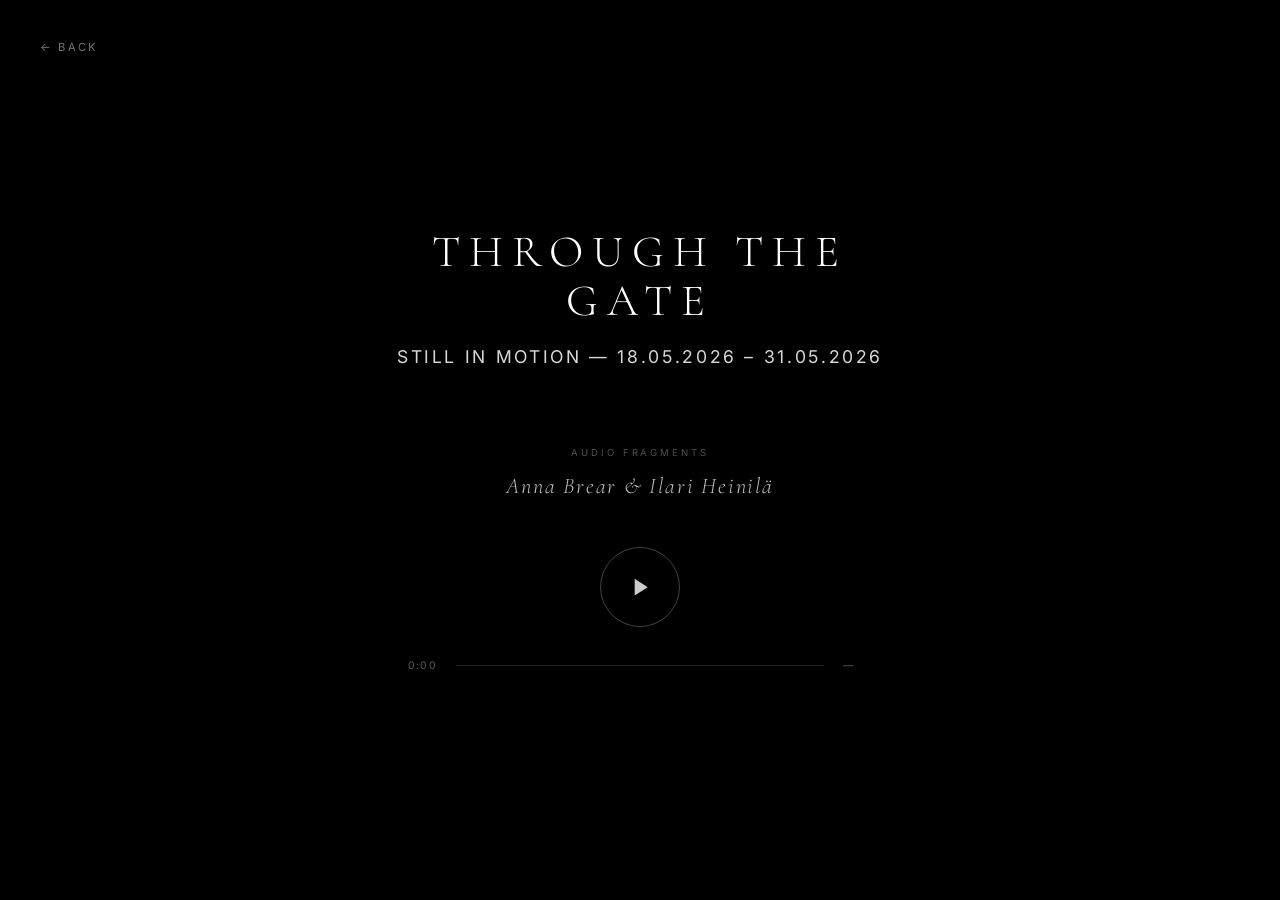
<file: audio-fragments.html>
<!DOCTYPE html>
<html lang="en">
<head>
    <meta charset="UTF-8">
    <meta name="viewport" content="width=device-width, initial-scale=1.0">
    <title>Through the Gate — Audio Fragments</title>

    <link rel="preload" href="style.css" as="style">
    <link rel="preload" href="https://fonts.googleapis.com/css2?family=Cormorant+Garamond:wght@300;400;500;600&family=Inter:wght@300;400;500;600&display=swap" as="style">

    <link rel="stylesheet" href="style.css">
    <style>
        body {
            height: 100vh;
            overflow: hidden;
            background: #000;
            display: flex;
            flex-direction: column;
            justify-content: center;
            align-items: center;
        }

        .audio-back {
            position: fixed;
            top: 2.5rem;
            left: 2.5rem;
            font-family: 'Inter', sans-serif;
            font-size: 0.7rem;
            font-weight: 400;
            letter-spacing: 0.2em;
            text-transform: uppercase;
            color: rgba(255, 255, 255, 0.45);
            text-decoration: none;
            transition: color 0.3s ease;
            z-index: 10;
        }

        .audio-back:hover {
            color: rgba(255, 255, 255, 0.9);
        }

        .audio-page {
            display: flex;
            flex-direction: column;
            align-items: center;
            justify-content: center;
            gap: 5rem;
            padding: 2rem;
            width: 100%;
            max-width: 560px;
            opacity: 0;
            animation: fadeInUp 1.2s cubic-bezier(0.4, 0, 0.2, 1) 0.3s forwards;
        }

        .audio-header {
            text-align: center;
        }

        .audio-header .title {
            opacity: 1;
            white-space: normal;
            margin-bottom: 1.2rem;
            font-size: clamp(1.6rem, 4vw, 2.8rem);
        }

        .audio-header .subtitle-info {
            opacity: 0.85;
        }

        .player-wrapper {
            display: flex;
            flex-direction: column;
            align-items: center;
            gap: 3rem;
            width: 100%;
        }

        .track-info {
            text-align: center;
        }

        .track-label {
            font-family: 'Inter', sans-serif;
            font-size: 0.6rem;
            font-weight: 400;
            letter-spacing: 0.3em;
            text-transform: uppercase;
            color: rgba(255, 255, 255, 0.3);
            margin-bottom: 0.9rem;
        }

        .track-artists {
            font-family: 'Cormorant Garamond', serif;
            font-size: clamp(1.1rem, 2vw, 1.4rem);
            font-weight: 300;
            letter-spacing: 0.08em;
            color: rgba(255, 255, 255, 0.75);
            font-style: italic;
        }

        .player-controls {
            display: flex;
            flex-direction: column;
            align-items: center;
            gap: 2rem;
            width: 100%;
        }

        .play-btn {
            background: none;
            border: 1px solid rgba(255, 255, 255, 0.25);
            color: rgba(255, 255, 255, 0.8);
            width: 5rem;
            height: 5rem;
            border-radius: 50%;
            cursor: pointer;
            display: flex;
            align-items: center;
            justify-content: center;
            transition: border-color 0.4s ease, color 0.4s ease, transform 0.3s ease;
            flex-shrink: 0;
        }

        .play-btn:hover {
            border-color: rgba(255, 255, 255, 0.7);
            color: var(--white);
            transform: scale(1.05);
        }

        .play-btn svg {
            width: 1.4rem;
            height: 1.4rem;
        }

        .play-btn .icon-play {
            display: block;
            margin-left: 0.2rem;
        }

        .play-btn .icon-pause {
            display: none;
        }

        .play-btn.playing .icon-play {
            display: none;
        }

        .play-btn.playing .icon-pause {
            display: block;
            margin-left: 0;
        }

        .progress-section {
            display: flex;
            align-items: center;
            gap: 1.2rem;
            width: 100%;
        }

        .time-display {
            font-family: 'Inter', sans-serif;
            font-size: 0.65rem;
            font-weight: 400;
            letter-spacing: 0.12em;
            color: rgba(255, 255, 255, 0.35);
            min-width: 2.8rem;
            text-align: right;
        }

        .time-display.duration {
            text-align: left;
        }

        .progress-container {
            flex: 1;
            height: 1px;
            background: rgba(255, 255, 255, 0.12);
            cursor: pointer;
            position: relative;
            transition: height 0.2s ease;
        }

        .progress-container:hover {
            height: 2px;
        }

        .progress-bar {
            height: 100%;
            background: rgba(255, 255, 255, 0.6);
            width: 0%;
            transition: width 0.1s linear;
            pointer-events: none;
        }

        .progress-container:hover .progress-bar {
            background: rgba(255, 255, 255, 0.9);
        }

        @media (max-width: 768px) {
            .audio-back {
                top: 1.5rem;
                left: 1.5rem;
            }

            .audio-page {
                gap: 3.5rem;
            }

            .play-btn {
                width: 4.5rem;
                height: 4.5rem;
            }
        }
    </style>
</head>
<body>
    <a href="index.html" class="audio-back">← Back</a>

    <audio id="audioPlayer" preload="none"></audio>

    <main class="audio-page">
        <div class="audio-header">
            <h1 class="title">THROUGH THE GATE</h1>
            <p class="subtitle-info">STILL IN MOTION — 18.05.2026 – 31.05.2026</p>
        </div>

        <div class="player-wrapper">
            <div class="track-info">
                <p class="track-label">Audio Fragments</p>
                <p class="track-artists">Anna Brear &amp; Ilari Heinilä</p>
            </div>

            <div class="player-controls">
                <button class="play-btn" id="playBtn" aria-label="Play">
                    <svg class="icon-play" viewBox="0 0 24 24" fill="currentColor">
                        <polygon points="5,3 19,12 5,21"/>
                    </svg>
                    <svg class="icon-pause" viewBox="0 0 24 24" fill="currentColor">
                        <rect x="5" y="3" width="4" height="18"/>
                        <rect x="15" y="3" width="4" height="18"/>
                    </svg>
                </button>

                <div class="progress-section">
                    <span class="time-display" id="currentTime">0:00</span>
                    <div class="progress-container" id="progressContainer">
                        <div class="progress-bar" id="progressBar"></div>
                    </div>
                    <span class="time-display duration" id="duration">—</span>
                </div>
            </div>
        </div>
    </main>

    <script>
        const audio = document.getElementById('audioPlayer');
        const playBtn = document.getElementById('playBtn');
        const progressBar = document.getElementById('progressBar');
        const progressContainer = document.getElementById('progressContainer');
        const currentTimeEl = document.getElementById('currentTime');
        const durationEl = document.getElementById('duration');

        audio.src = 'Track/audio-fragments.mp3';

        function formatTime(s) {
            if (!isFinite(s)) return '—';
            const m = Math.floor(s / 60);
            const sec = Math.floor(s % 60).toString().padStart(2, '0');
            return `${m}:${sec}`;
        }

        playBtn.addEventListener('click', () => {
            if (audio.paused) {
                audio.play();
                playBtn.classList.add('playing');
                playBtn.setAttribute('aria-label', 'Pause');
            } else {
                audio.pause();
                playBtn.classList.remove('playing');
                playBtn.setAttribute('aria-label', 'Play');
            }
        });

        audio.addEventListener('timeupdate', () => {
            if (audio.duration) {
                const pct = (audio.currentTime / audio.duration) * 100;
                progressBar.style.width = pct + '%';
                currentTimeEl.textContent = formatTime(audio.currentTime);
            }
        });

        audio.addEventListener('loadedmetadata', () => {
            durationEl.textContent = formatTime(audio.duration);
        });

        audio.addEventListener('ended', () => {
            playBtn.classList.remove('playing');
            playBtn.setAttribute('aria-label', 'Play');
            progressBar.style.width = '0%';
            currentTimeEl.textContent = '0:00';
        });

        progressContainer.addEventListener('click', (e) => {
            const rect = progressContainer.getBoundingClientRect();
            const ratio = (e.clientX - rect.left) / rect.width;
            audio.currentTime = ratio * audio.duration;
        });
    </script>
</body>
</html>
</file>
<file: style.css>
/* Japanese Minimalist Exhibition Website */

@import url('https://fonts.googleapis.com/css2?family=Cormorant+Garamond:wght@300;400;500;600&family=Inter:wght@300;400;500;600&display=swap');

* {
    margin: 0;
    padding: 0;
    box-sizing: border-box;
}

:root {
    --white: #FFFFFF;
    --black: #1A1A1A;
    --gray: rgba(255, 255, 255, 0.7);
    --transition: 0.8s cubic-bezier(0.4, 0, 0.2, 1);
}

body {
    font-family: 'Cormorant Garamond', serif;
    color: var(--white);
    overflow-x: hidden;
    background: var(--black);
    height: 100vh;
    width: 100vw;
}

/* Background System */
.background-container {
    position: fixed;
    top: 0;
    left: 0;
    width: 100%;
    height: 100%;
    z-index: 0;
}

.background-image {
    position: absolute;
    top: 0;
    left: 0;
    width: 100%;
    height: 100%;
    background-size: cover;
    background-position: center;
    background-repeat: no-repeat;
    transition: opacity 0.8s ease-in-out;
    will-change: opacity;
}

.background-overlay {
    position: absolute;
    top: 0;
    left: 0;
    width: 100%;
    height: 100%;
    background: linear-gradient(
        to bottom,
        rgba(0, 0, 0, 0.2) 0%,
        rgba(0, 0, 0, 0.4) 50%,
        rgba(0, 0, 0, 0.7) 100%
    );
    z-index: 1;
    pointer-events: none;
}

/* Content */
.content {
    position: relative;
    z-index: 2;
    height: 100vh;
    display: flex;
    flex-direction: column;
    justify-content: flex-start;
    align-items: flex-start;
    padding: 4rem;
    padding-bottom: 8rem;
}

.content.centered {
    justify-content: center;
    align-items: center;
}

/* Hero Section */
.hero {
    flex: 0 0 auto;
    display: flex;
    flex-direction: column;
    justify-content: center;
    align-items: center;
    text-align: center;
    letter-spacing: 0.05em;
    width: 100%;
    transition: all 0.8s cubic-bezier(0.4, 0, 0.2, 1);
}

.hero.minimized {
    justify-content: flex-start;
    padding-top: 0;
    margin-bottom: 0;
}

.title-block {
    display: inline-block;
}

.title {
    font-size: clamp(2.4rem, 6.4vw, 4.8rem);
    font-weight: 300;
    letter-spacing: 0.2em;
    margin-bottom: 2rem;
    text-transform: uppercase;
    line-height: 1.1;
    transition: all 0.8s cubic-bezier(0.4, 0, 0.2, 1);
    white-space: nowrap;
}

.hero.minimized .title {
    font-size: clamp(1.2rem, 2.4vw, 2rem);
    margin-bottom: 1rem;
    opacity: 0.3;
    cursor: pointer;
}

.hero.minimized .title:hover {
    opacity: 0.6;
}

.subtitle-info {
    font-family: 'Inter', sans-serif;
    font-size: clamp(0.85rem, 1.4vw, 1.1rem);
    font-weight: 400;
    letter-spacing: 0.15em;
    text-transform: uppercase;
    opacity: 0.85;
    text-align: center;
    transition: all 0.8s cubic-bezier(0.4, 0, 0.2, 1);
}

.hero.minimized .subtitle-info {
    opacity: 0;
    transform: translateY(-20px);
    height: 0;
    overflow: hidden;
}

/* Story Container */
.story-container {
    flex: 0;
    display: flex;
    flex-direction: column;
    justify-content: flex-start;
    align-items: center;
    width: 100%;
    padding: 0 2rem 2rem 2rem;
    opacity: 0;
    visibility: hidden;
    height: 0;
    overflow: hidden;
    transition: all 0.8s cubic-bezier(0.4, 0, 0.2, 1);
}

.story-container.active {
    flex: 1;
    height: auto;
    opacity: 1;
    visibility: visible;
}

.artist-name-display {
    font-size: clamp(1.5rem, 3vw, 2.5rem);
    font-weight: 600;
    letter-spacing: 0.2em;
    margin-bottom: 3rem;
    text-transform: uppercase;
    color: var(--white);
    opacity: 0;
    transform: translateY(20px);
}

.story-container.active .artist-name-display {
    animation: fadeInUp 0.8s cubic-bezier(0.4, 0, 0.2, 1) 0.2s forwards;
}

.story-text-container {
    width: 80%;
    max-width: 1200px;
    min-height: 400px;
    padding: 0;
    opacity: 0;
    visibility: hidden;
    transform: translateY(20px);
}

.story-container.active .story-text-container {
    visibility: visible;
    animation: fadeInUp 0.8s cubic-bezier(0.4, 0, 0.2, 1) 0.5s forwards;
}

.story-text {
    font-size: clamp(1rem, 1.3vw, 1.15rem);
    line-height: 2.2;
    letter-spacing: 0.03em;
    font-weight: 400;
    opacity: 0;
    visibility: hidden;
    transition: opacity 0.6s cubic-bezier(0.4, 0, 0.2, 1);
}

.story-text.fade-in {
    visibility: visible;
    animation: fadeInText 1.2s cubic-bezier(0.4, 0, 0.2, 1) forwards;
}

.story-text .paragraph-line {
    color: #1F1F1F;
    background-color: #FFFFFF;
    padding: 0.4em 0.8em;
    border-radius: 4px;
    box-decoration-break: clone;
    -webkit-box-decoration-break: clone;
    display: inline;
}

@keyframes fadeInText {
    from {
        opacity: 0;
        transform: translateY(10px);
    }
    to {
        opacity: 1;
        transform: translateY(0);
    }
}

/* Artists Navigation */
.artists {
    position: absolute;
    bottom: 0;
    left: 0;
    right: 0;
    display: flex;
    justify-content: center;
    align-items: center;
    gap: 2rem;
    flex-wrap: wrap;
    padding: 2rem 4rem;
    transition: all 0.5s ease;
}

.artists.reading-mode {
    opacity: 0.6;
}

.artist-name {
    background: none;
    border: none;
    color: var(--gray);
    font-family: 'Inter', sans-serif;
    font-size: clamp(0.7rem, 1.2vw, 0.85rem);
    font-weight: 400;
    letter-spacing: 0.15em;
    text-transform: uppercase;
    cursor: pointer;
    position: relative;
    padding: 0.5rem 0;
    transition: color 0.3s ease, transform 0.3s ease;
}

.artist-name::after {
    content: '';
    position: absolute;
    bottom: 0;
    left: 0;
    width: 0;
    height: 1px;
    background: var(--white);
    transition: width 0.4s cubic-bezier(0.4, 0, 0.2, 1);
}

.artist-name:hover {
    color: var(--white);
    transform: translateY(-2px);
}

.artist-name:hover::after {
    width: 100%;
}

.artist-name.active {
    color: var(--white);
    font-weight: 500;
}

.artist-name.active::after {
    width: 100%;
}

.nav-divider {
    width: 1px;
    height: 1em;
    background: rgba(255, 255, 255, 0.2);
    display: inline-block;
    vertical-align: middle;
}

.about-link {
    text-decoration: none;
    color: rgba(255, 255, 255, 0.35);
}

.about-link:hover {
    color: var(--white);
}

/* Responsive Design */
@media (max-width: 768px) {
    body {
        overflow-x: hidden;
    }

    .content {
        padding: 1.5rem 1rem;
        padding-bottom: 7rem;
        overflow-x: hidden;
    }

    .title {
        font-size: clamp(1.8rem, 6vw, 2.8rem) !important;
        letter-spacing: 0.05em;
        padding: 0 6%;
        box-sizing: border-box;
        max-width: 100%;
        overflow: hidden;
    }

    .title-block {
        width: 100%;
        max-width: 100%;
        box-sizing: border-box;
    }

    .subtitle-info {
        font-size: 0.7rem;
        letter-spacing: 0.08em;
        line-height: 1.6;
        padding: 0 0.5rem;
    }

    .hero.minimized {
        padding-top: 0.5rem;
    }

    .hero.minimized .title {
        font-size: 1rem !important;
        margin-bottom: 0.5rem;
    }

    /* Scrollable story container */
    .story-container {
        padding: 0;
        overflow-y: auto;
        overflow-x: hidden;
        -webkit-overflow-scrolling: touch;
    }

    .story-container.active {
        padding-bottom: 8rem;
    }

    .artist-name-display {
        font-size: 1.2rem;
        font-weight: 600;
        margin-bottom: 1.5rem;
        margin-top: 1rem;
        padding: 0 1rem;
    }

    .story-text-container {
        width: 100%;
        min-height: auto;
        padding: 0 1rem;
        max-height: none;
    }

    .story-text {
        font-size: 0.95rem;
        line-height: 1.8;
    }

    .story-text .paragraph-line {
        padding: 0.3em 0.5em;
        font-size: 0.9rem;
        line-height: 1.7;
    }

    /* Fixed artists navigation */
    .artists {
        gap: 0.8rem;
        padding: 1rem;
        flex-wrap: wrap;
        justify-content: center;
    }

    .artist-name {
        font-size: 0.65rem;
        letter-spacing: 0.12em;
        padding: 0.4rem 0;
    }
}

/* Smooth Transitions */
.fade-enter {
    opacity: 0;
    transform: scale(1.05);
}

.fade-exit {
    opacity: 0;
    transform: scale(0.95);
}

/* Entrance Animations */
@keyframes fadeInUp {
    from {
        opacity: 0;
        transform: translateY(30px);
    }
    to {
        opacity: 1;
        transform: translateY(0);
    }
}

@keyframes fadeIn {
    from {
        opacity: 0;
    }
    to {
        opacity: 1;
    }
}

@keyframes fadeInScale {
    from {
        opacity: 0;
        transform: scale(0.95);
    }
    to {
        opacity: 1;
        transform: scale(1);
    }
}

/* Initial hidden state */
.title,
.subtitle-info,
.artists,
.background-image {
    opacity: 0;
}

/* Apply entrance animations */
.title.animate-in {
    animation: fadeInUp 1.2s cubic-bezier(0.4, 0, 0.2, 1) 0.3s forwards;
}

.subtitle-info.animate-in {
    animation: fadeInUp 1s cubic-bezier(0.4, 0, 0.2, 1) 0.8s forwards;
}

.artists.animate-in {
    animation: fadeIn 1s cubic-bezier(0.4, 0, 0.2, 1) 1.2s forwards;
}

.background-image.animate-in {
    animation: fadeInScale 1.5s cubic-bezier(0.4, 0, 0.2, 1) 0s forwards;
}
</file>
